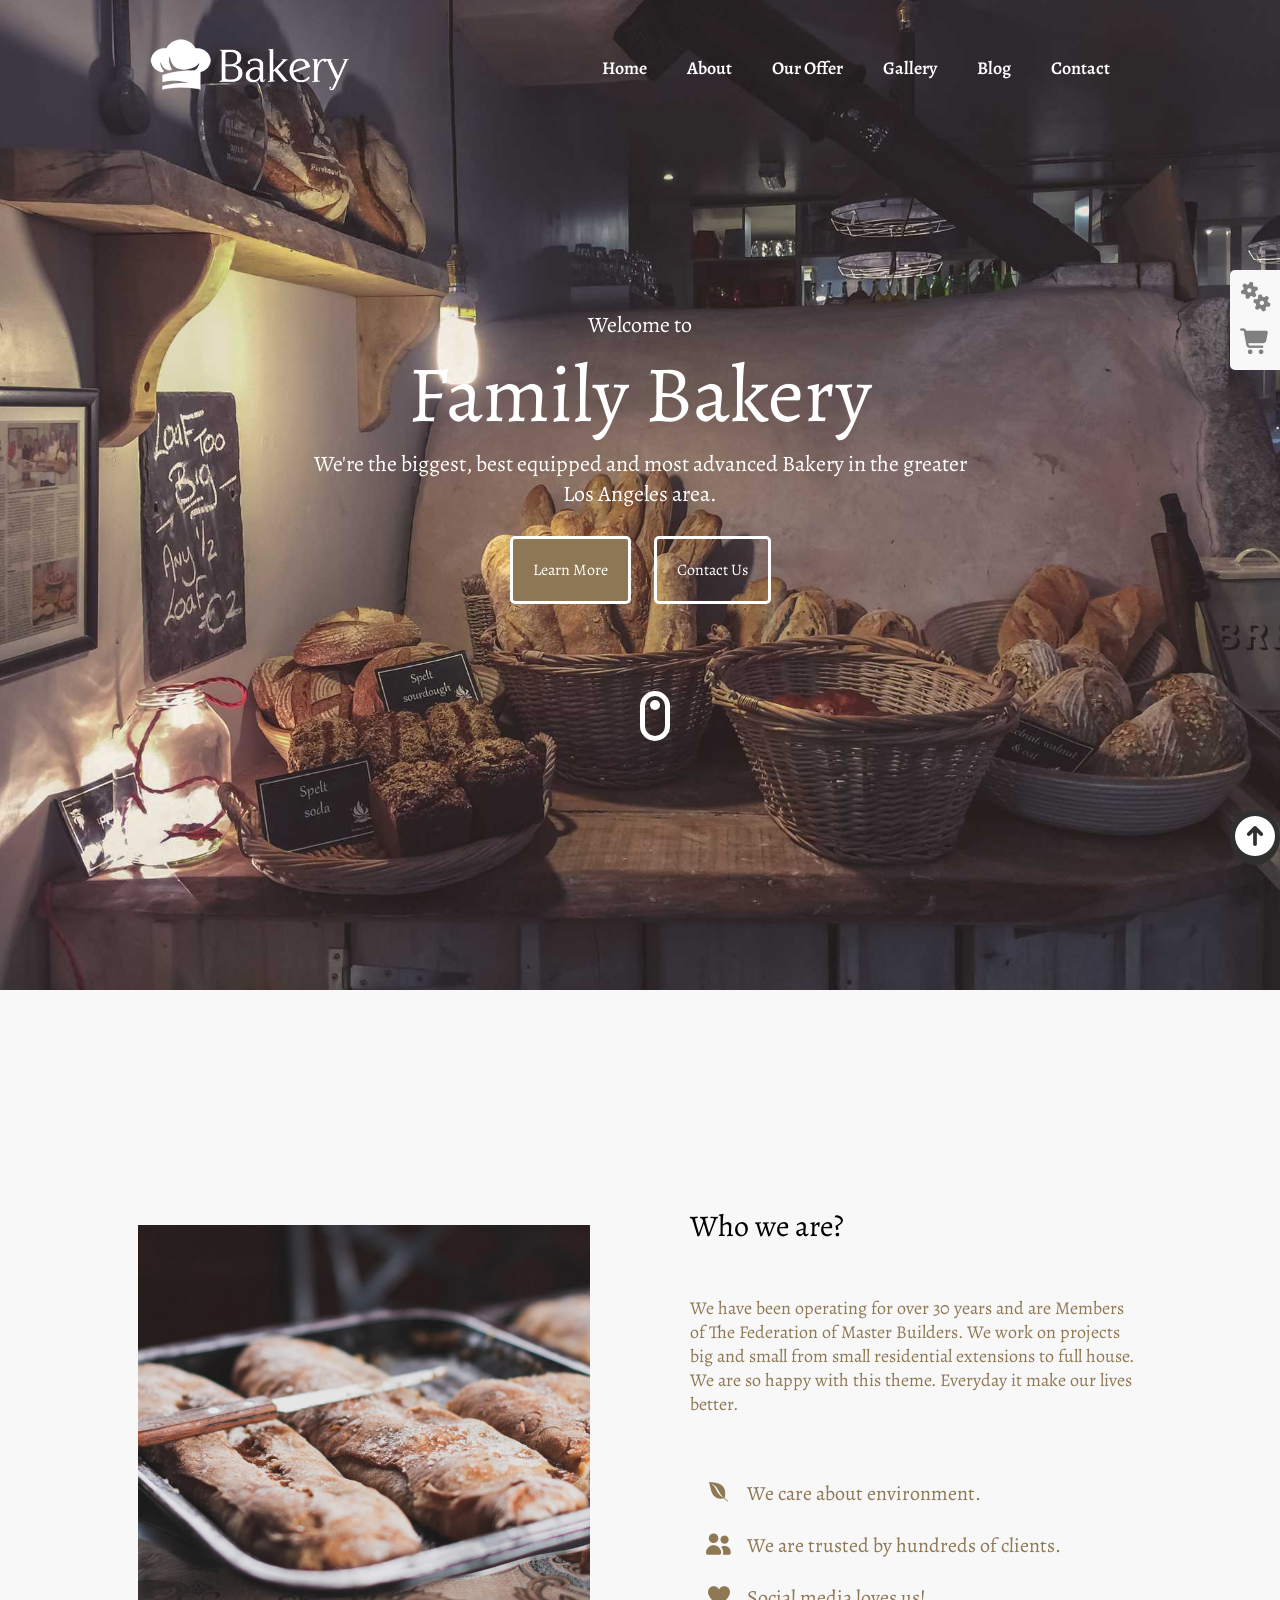
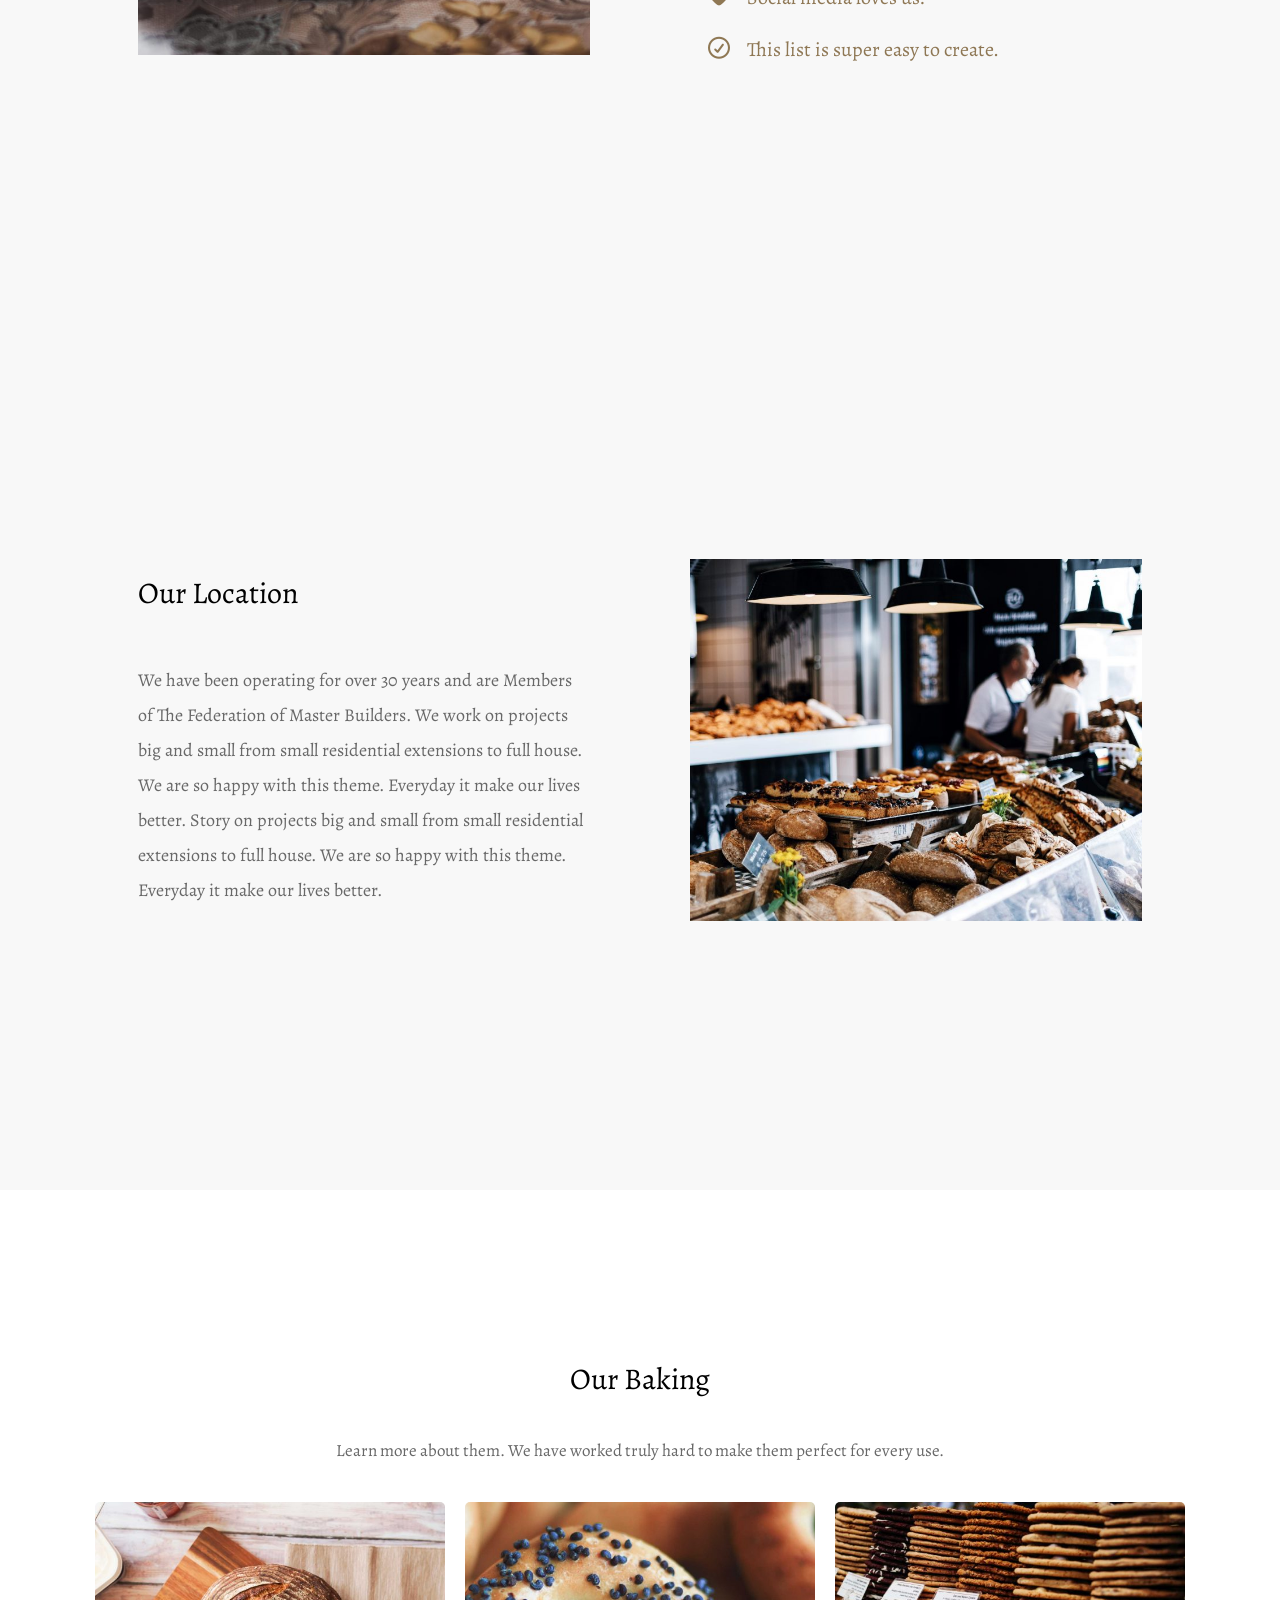
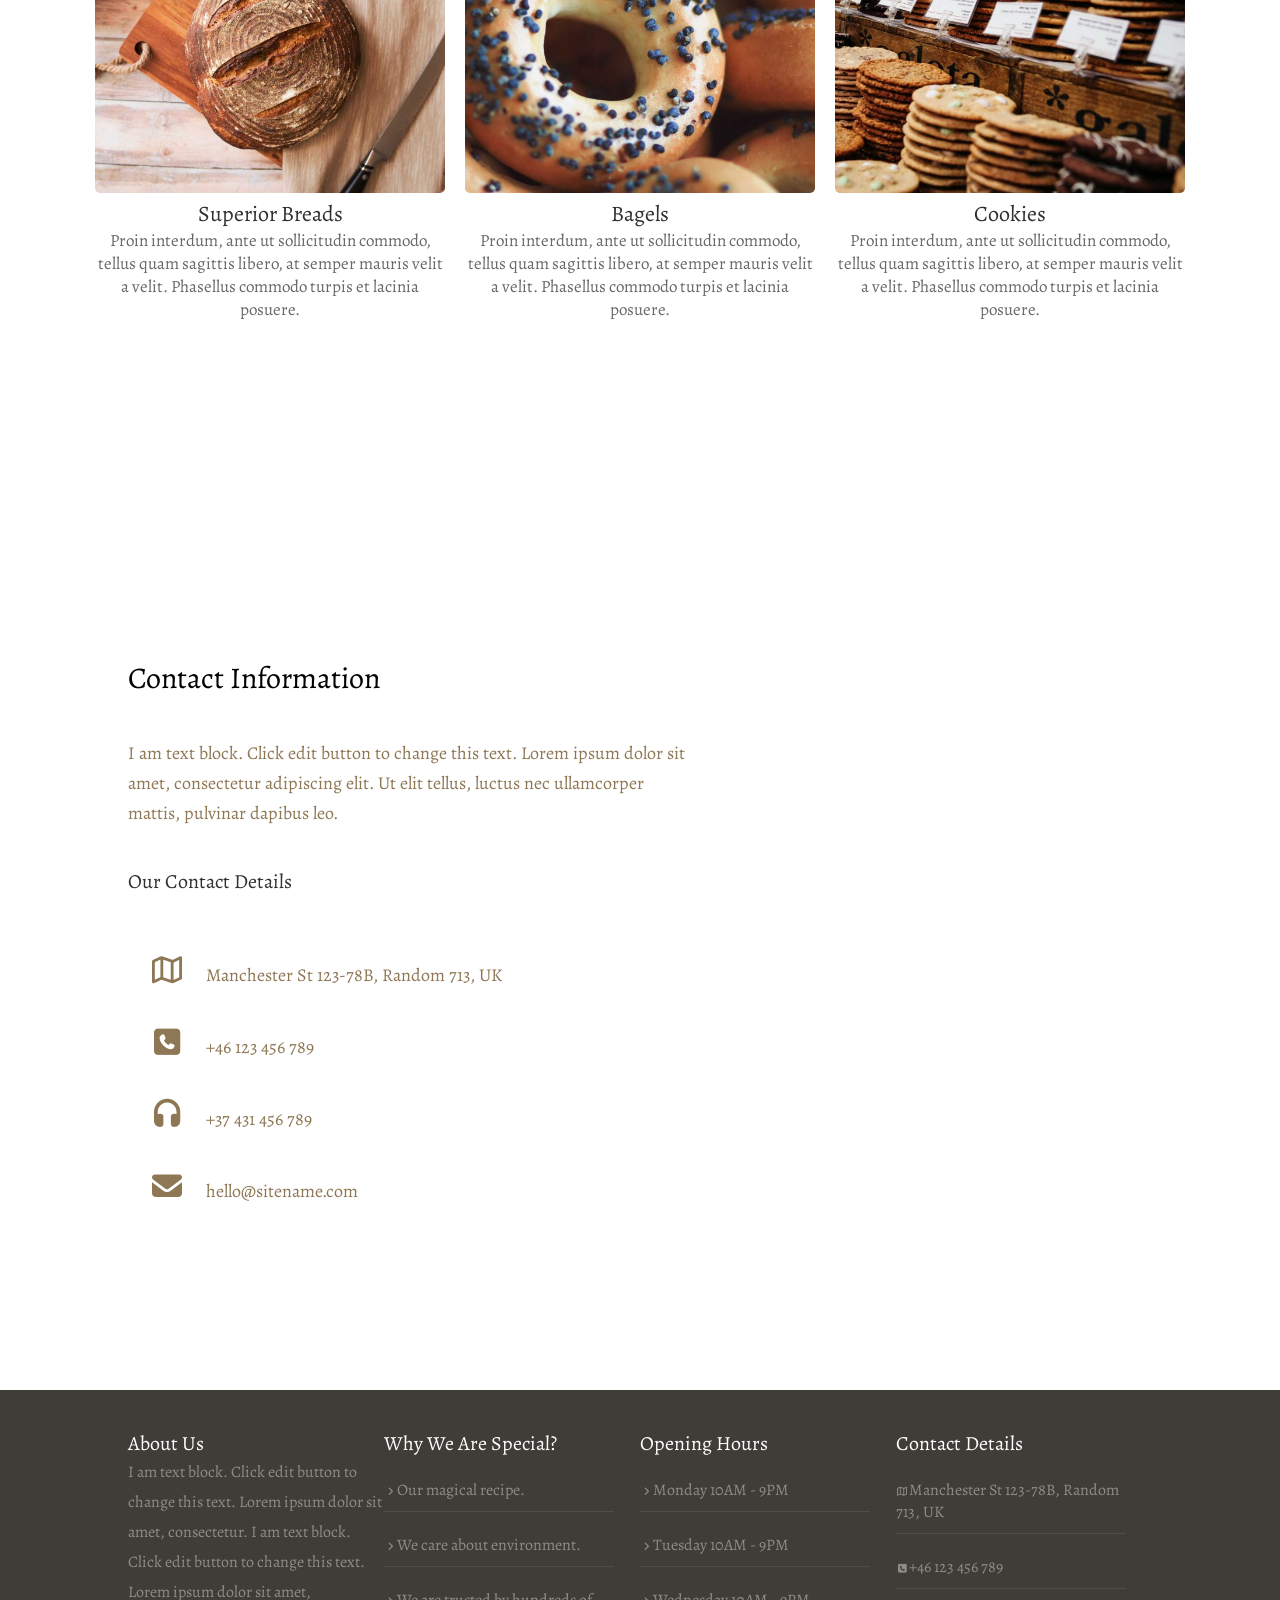
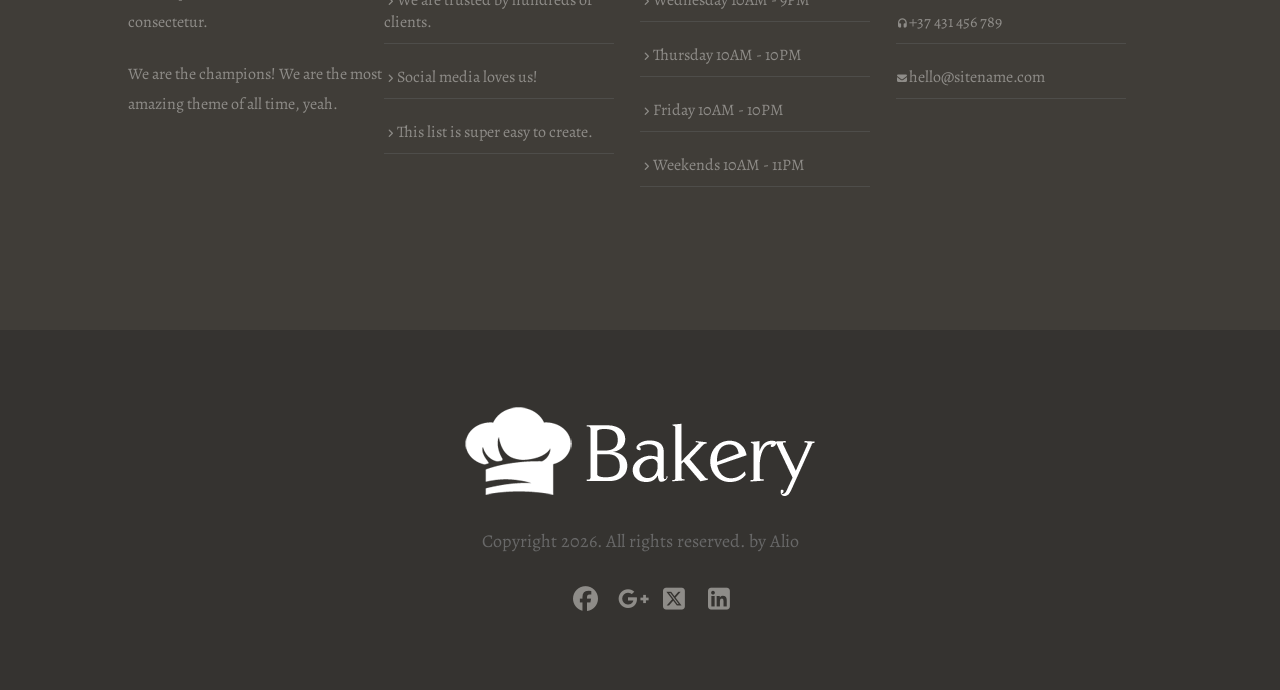
<file: bakerywebsite/index.html>
<!DOCTYPE html>
<html lang="en">

<head>
    <meta charset="UTF-8">
    <meta name="viewport" content="width=device-width, initial-scale=1.0">
    <!-- links -->
    <link rel="stylesheet" href="css/style.css">
    <link rel="stylesheet" href="css/all.css">
    <title>Family Bakery</title>
</head>

<body>
    <!-- start header  -->
    <header id="top">
        <div id="navbar">
            <a href=""><img src="img/bakery-light-1.png" alt="logo"></a>
            <nav>
                <ul>
                    <li><a href="#">home</a></li>
                    <li><a href="#">about</a></li>
                    <li><a href="#">our offer</a></li>
                    <li><a href="#">gallery</a></li>
                    <li><a href="#">blog</a></li>
                    <li><a href="#">contact</a></li>
                </ul>
            </nav>
        </div>
        <div class="content">
            <p>
                Welcome to <br>
                <span>Family Bakery</span><br>
                We're the biggest, best equipped and most advanced Bakery in the greater <br>Los Angeles area.
            </p>
            <div class="btn">
                <a href="#" class="btn">learn more</a>
                <a href="#" class="btn">contact us</a>
            </div>
            <a href="" class="empty"> </a>
        </div>

    </header>


    <!-- end header  -->

    <!-- start container -->
    <main>
        <!-- back to top button  -->
        <a href="#top" class="back-to-top"><i class="fa-solid fa-circle-arrow-up"></i></a>
        
        <!-- box at the scrolle bar -->
        <div class="box">
            <a href=""><i class="fa-solid fa-gears"></i></a>
            <a href=""><i class="fa-solid fa-cart-shopping"></i></a>
        </div>


        <div class="section1">
            <img src="img/alexandru-stavrica-170390-800x760.jpg" alt="a meal">
            <div class="contnet">
                <h3>Who we are?</h3>
                <p>We have been operating for over 30 years and are Members of The Federation of Master Builders. We
                    work on projects big and small from small residential extensions to full house. We are so happy with
                    this theme. Everyday it make our lives better.</p>
                <ul>
                    <li><i class="fa-brands fa-envira"></i>We care about environment.</li>
                    <li><i class="fa-solid fa-user-group"></i>We are trusted by hundreds of clients.</li>
                    <li><i class="fa-solid fa-heart"></i>Social media loves us!</li>
                    <li><i class="fa-regular fa-circle-check"></i>This list is super easy to create.</li>
                </ul>
            </div>
        </div>
        <div class="section2" style="background-color: #F8F8F8;">
            <div class="contnet">
                <h3>Our Location</h3>
                <p>We have been operating for over 30 years and are Members of The Federation of Master Builders. We
                    work on projects big and small from small residential extensions to full house. We are so happy with
                    this theme. Everyday it make our lives better.

                    Story on projects big and small from small residential extensions to full house. We are so happy
                    with this theme. Everyday it make our lives better.
                </p>
            </div>
            <img src="img/full-2-800x640.jpg" alt="a meal">
        </div>
    </main>

    <div class="section3">
        <h2>Our Baking</h2>
        <p>Learn more about them. We have worked truly hard to make them perfect for every use.</p>
        <div class="baking">
            <div>
                <img src="img/ben-garratt-134774-600x500.jpg" alt="">
                <h3>Superior Breads</h3>
                <p>Proin interdum, ante ut sollicitudin commodo, tellus quam sagittis libero, at semper mauris velit a
                    velit. Phasellus commodo turpis et lacinia posuere.</p>
            </div>
            <div>
                <img src="img/stas-ovsky-123540-600x500.jpg" alt="">
                <h3>Bagels</h3>
                <p>Proin interdum, ante ut sollicitudin commodo, tellus quam sagittis libero, at semper mauris velit a
                    velit. Phasellus commodo turpis et lacinia posuere.</p>
            </div>
            <div>
                <img src="img/clem-onojeghuo-206832-600x500.jpg" alt="">
                <h3>Cookies</h3>
                <p>Proin interdum, ante ut sollicitudin commodo, tellus quam sagittis libero, at semper mauris velit a
                    velit. Phasellus commodo turpis et lacinia posuere.</p>
            </div>
        </div>
    </div>
    <div class="contact">
        <div class="content">
            <h2>Contact Information</h2>
            <p>I am text block. Click edit button to change this text. Lorem ipsum dolor sit amet, consectetur
                adipiscing elit. Ut elit tellus, luctus nec ullamcorper mattis, pulvinar dapibus leo.</p>
            <h4>our contact Details</h4>
            <ul>
                <li><i class="fa-regular fa-map"></i>Manchester St 123-78B, Random 713, UK</li>
                <li><i class="fa-solid fa-square-phone"></i>+46 123 456 789</li>
                <li><i class="fa-solid fa-headphones"></i>+37 431 456 789</li>
                <li><i class="fa-solid fa-envelope"></i>hello@sitename.com</li>
            </ul>
        </div>
        <iframe
            src="https://www.google.com/maps/embed?pb=!1m18!1m12!1m3!1d2007.9367541396175!2d31.48110891411876!3d30.58804736968584!2m3!1f0!2f0!3f0!3m2!1i1024!2i768!4f13.1!3m3!1m2!1s0x14f7f10001a51391%3A0xd8d1d099795d612a!2zQ3JlYXRpdmEgSHViIFphZ2F6aWcg2YXYsdin2YPYsiDYp9io2K_Yp9i5INmF2LXYsSDYp9mE2LHZgtmF2YrYqQ!5e0!3m2!1sen!2seg!4v1782849494505!5m2!1sen!2seg"
            width="600" height="450" style="border:0;" allowfullscreen="" loading="lazy"
            referrerpolicy="strict-origin-when-cross-origin"></iframe>
    </div>

    <div class="about">
        <div class="details">
            <div class="one">
                <h4>about us</h4>
                <p>I am text block. Click edit button to change this text. Lorem ipsum dolor sit amet, consectetur. I am
                    text block. Click edit button to change this text. Lorem ipsum dolor sit amet, consectetur.</p><br>
                <p>We are the champions! We are the most amazing theme of all time, yeah.</p>
            </div>
            <div class="two">
                <h4>Why we are special?</h4><br>
                <span><i class="fa-solid fa-angle-right"></i>Our magical recipe.</span><br>
                <span><i class="fa-solid fa-angle-right"></i>We care about environment.</span><br>
                <span><i class="fa-solid fa-angle-right"></i>We are trusted by hundreds of clients.</span><br>
                <span><i class="fa-solid fa-angle-right"></i>Social media loves us!</span><br>
                <span><i class="fa-solid fa-angle-right"></i>This list is super easy to create.</span><br>
            </div>
            <div class="three">
                <h4>Opening Hours</h4><br>
                <span><i class="fa-solid fa-angle-right"></i>Monday 10AM - 9PM</span><br>
                <span><i class="fa-solid fa-angle-right"></i>Tuesday 10AM - 9PM</span><br>
                <span><i class="fa-solid fa-angle-right"></i>Wednesday 10AM - 9PM</span><br>
                <span><i class="fa-solid fa-angle-right"></i>Thursday 10AM - 10PM</span><br>
                <span><i class="fa-solid fa-angle-right"></i>Friday 10AM - 10PM</span><br>
                <span><i class="fa-solid fa-angle-right"></i>Weekends 10AM - 11PM</span><br>
            </div>
            <div class="four">
                <h4>Contact Details</h4><br>
                <span><i class="fa-regular fa-map"></i>Manchester St 123-78B, Random 713, UK</span><br>
                <span><i class="fa-solid fa-square-phone"></i>+46 123 456 789</span><br>
                <span><i class="fa-solid fa-headphones"></i>+37 431 456 789</span><br>
                <span><i class="fa-solid fa-envelope"></i>hello@sitename.com</span><br>
            </div>
        </div>
    </div>
    <footer>
        <img src="img/bakery-light-1.png" alt="">
        <p>Copyright 2026. All rights reserved. by Alio</p>
        <div class="icons">
            <a href=""><i class="fa-brands fa-facebook"></i></a>
            <a href=""><i class="fa-brands fa-google-plus-g"></i></a>
            <a href=""><i class="fa-brands fa-square-x-twitter"></i></a>
            <a href=""><i class="fa-brands fa-square-linkedin"></i></a>
        </div>
    </footer>
    <!-- end container -->

</body>

</html>
</file>
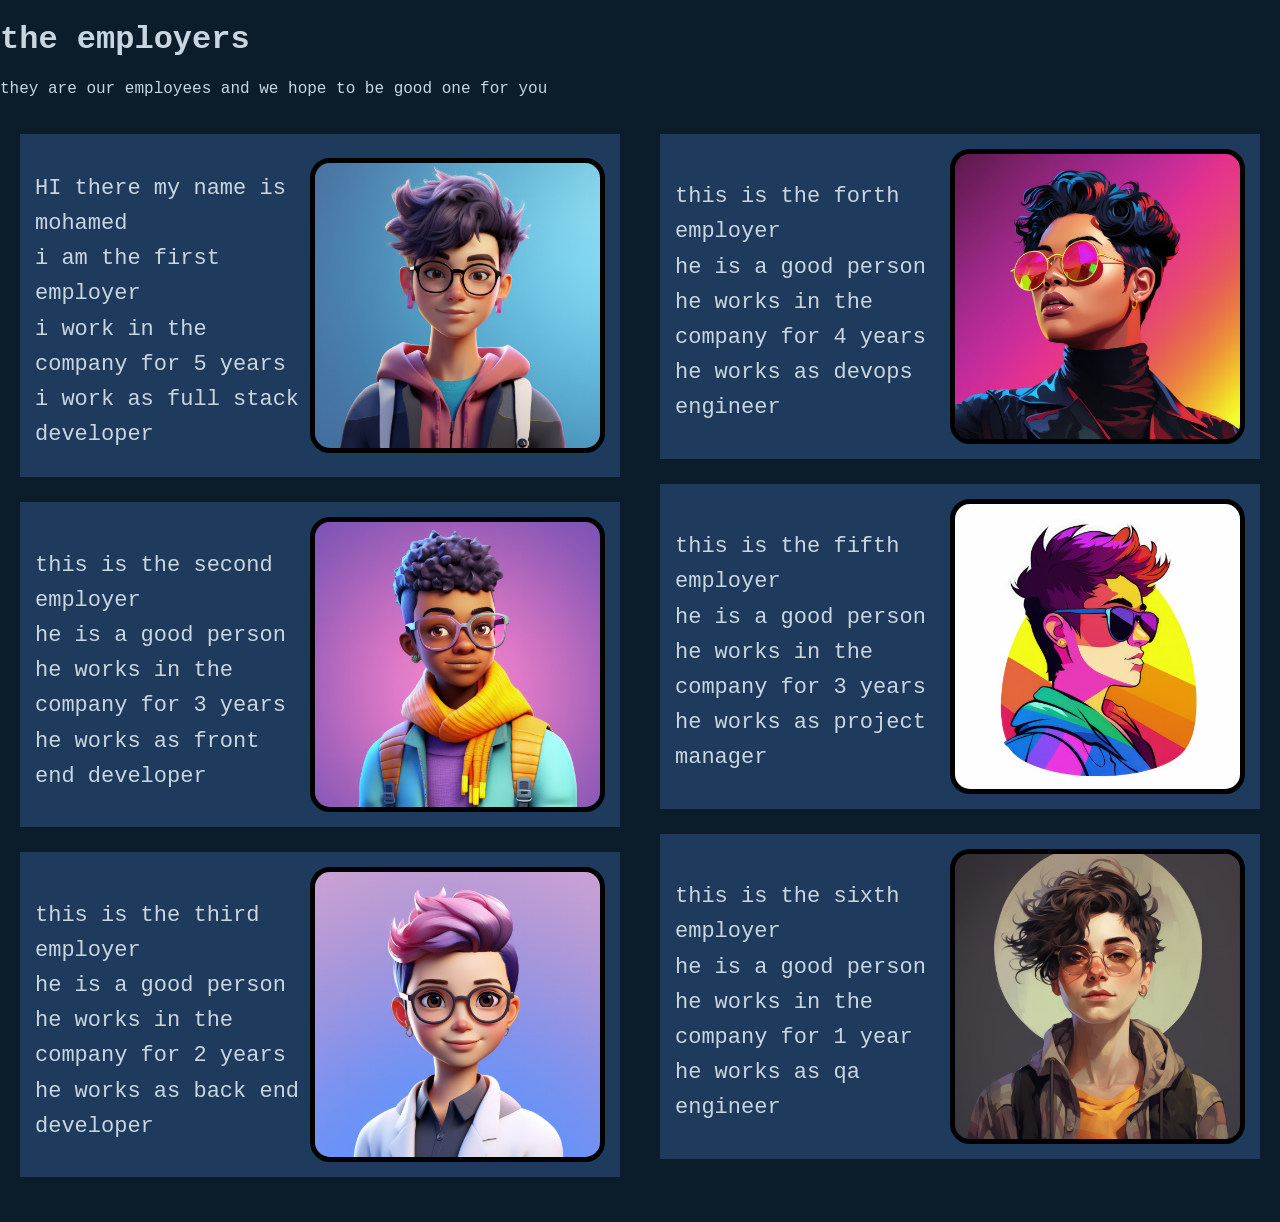
<file: task_1/index.html>
<!DOCTYPE html>
<html lang="en">
<head>
  <meta charset="UTF-8">
  <title>the employers</title>
  <link rel="stylesheet" href="css/style.css">
</head>
<body>
    <h1>the employers</h1>
    <p>they are our employees and we hope to be good one for you</p>

  <section class="container">
    <div class="column left">
      <div class="person1">
        <p>
          HI there my name is mohamed<br>
          i am the first employer<br>
          i work in the company for 5 years<br>
          i work as full stack developer<br>
        </p>
        <img src="img/1.jpg" alt="empolyer1">
      </div>

      <div class="person2">
        <p>
          this is the second employer<br>
          he is a good person<br>
          he works in the company for 3 years<br>
          he works as front end developer<br>
        </p>
        <img src="img/2.jpg" alt="empolyer2">
      </div>

      <div class="person3">
        <p>
          this is the third employer<br>
          he is a good person<br>
          he works in the company for 2 years<br>
          he works as back end developer<br>
        </p>
        <img src="img/3.jpg" alt="empolyer3">
      </div>
    </div>

    <div class="column right">
      <div class="person4">
        <p>
          this is the forth employer<br>
          he is a good person<br>
          he works in the company for 4 years<br>
          he works as devops engineer<br>
        </p>
        <img src="img/4.jpg" alt="empolyer4">
      </div>

      <div class="person5">
        <p>
          this is the fifth employer<br>
          he is a good person<br>
          he works in the company for 3 years<br>
          he works as project manager<br>
        </p>
        <img src="img/5.jpg" alt="empolyer5">
      </div>

      <div class="person6">
        <p>
          this is the sixth employer<br>
          he is a good person<br>
          he works in the company for 1 year<br>
          he works as qa engineer<br>
        </p>
        <img src="img/6.jpg" alt="empolyer6">
      </div>
    </div>
  </section>
</body>
</html>
</file>
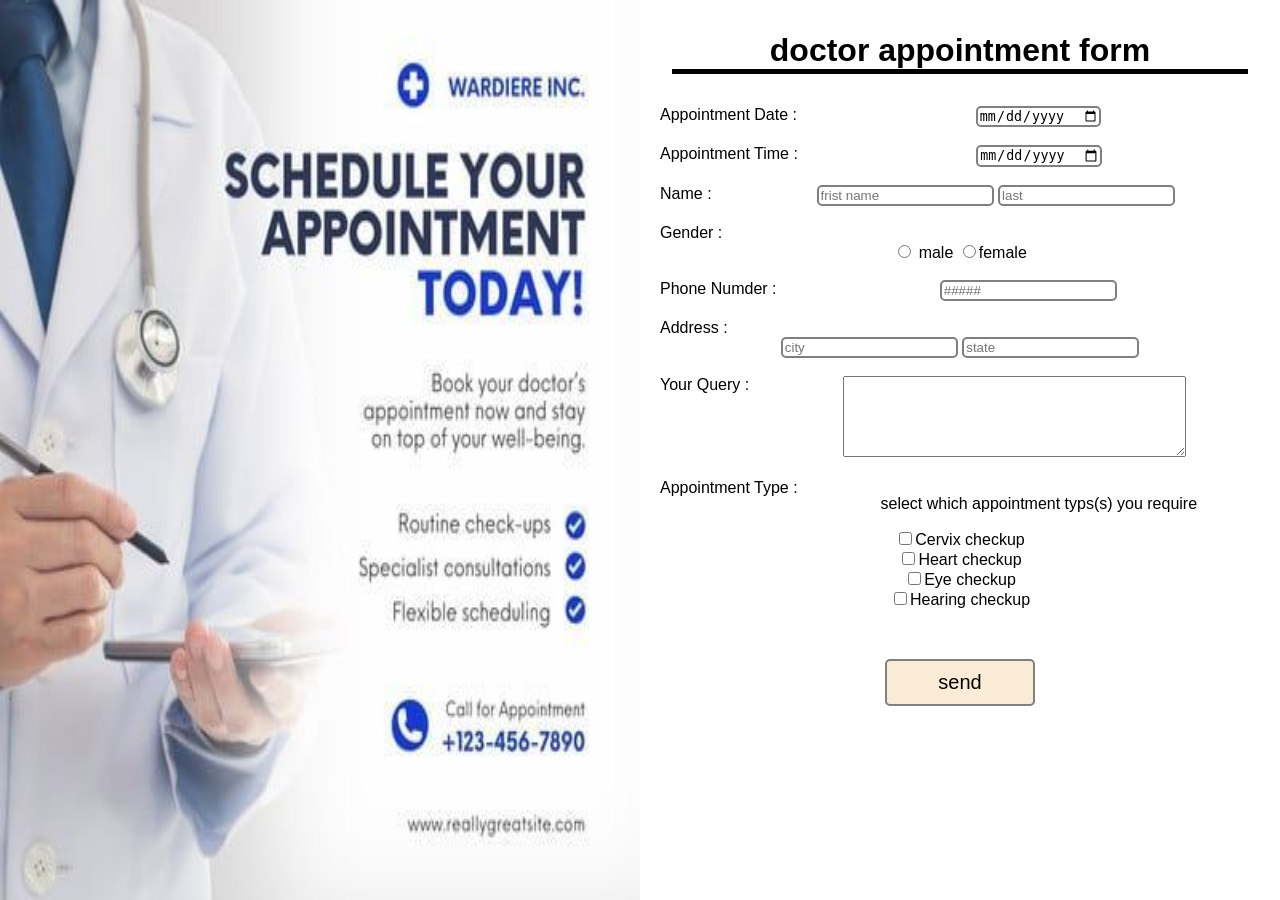
<file: task_1/index3.html>
<!DOCTYPE html>
<html lang="en">

<head>
    <meta charset="UTF-8">
    <meta name="viewport" content="width=device-width, initial-scale=1.0">
    <link rel="stylesheet" href="css/style3.css">
    <title>AN appointment</title>
</head>

<body>
    <img src="img/appointment.jpg" alt="AN appointment">
    <div class="form">
        <h1> doctor appointment form </h1>
        <form action="">
            <label for="">Appointment Date :</label> 
            <input type="date" name="date"> <br><br>

            <label for="">Appointment Time :</label> 
            <input type="date" name="date"> <br><br>

            <label for="">Name :</label>
            <input type="text"  name="firstname" placeholder="frist name">
            <input type="text" name="lastname" placeholder="last"><br><br>

            <label for="">Gender :</label><br>
            <input type="radio" name="gender"> male <input type="radio" name="gender">female <br><br>

            <label for="">Phone numder :</label>
            <input type="text" name="phone" placeholder="#####"><br><br>

            <label for="">Address :</label><br>
            <input type="text" name="address" placeholder="city"> <input type="text" name="address" placeholder="state"><br><br>

            <label for="">Your Query :</label>
            <textarea name="query" id="" rows="5" cols="40"></textarea><br><br>

            <label for="">Appointment type :</label>
            <p>select which appointment typs(s) you require  </p>
            <input type="checkbox" name="check">Cervix checkup <br>
            <input type="checkbox" name="check">Heart checkup <br>
            <input type="checkbox" name="check">Eye checkup <br>
            <input type="checkbox" name="check">Hearing checkup <br>

            <input type="submit" name="submit" value="send" class="button">
        </form>
    </div>
</body>

</html>
</file>
<file: bakerywebsite/css/style.css>
@import url('https://fonts.googleapis.com/css2?family=Alegreya+Sans:ital,wght@0,100;0,300;0,400;0,500;0,700;0,800;0,900;1,100;1,300;1,400;1,500;1,700;1,800;1,900&family=Alegreya:ital,wght@0,400..900;1,400..900&display=swap');


* {
    margin: 0;
    padding: 0;
    box-sizing: border-box;
    font-family: "Alegreya", serif;
    scroll-behavior: smooth;
}

a {
    text-decoration: none;
}

/* star header */
header {
    height: 110vh;
    background: url(../img/drew-coffman-1872.jpg) center center/cover no-repeat;
    color: white;

}
/* -----------------------------start navbar----------------------------- */
#navbar {
    position: fixed;
    width: 100%;
    top: 0;
    left: 0;
    display: flex;
    justify-content: space-between;
    align-items: center;
    height: 15%;
    z-index: 1000;
    background: transparent;
    transition: 0.3s ease;
}

#navbar a img {
    width: 200px;
    margin-left: 150px;
}

#navbar nav ul {
    list-style: none;
    display: flex;
    margin-right: 150px;
}

#navbar nav ul li a {
    padding: 15px 20px;
    color: white;
    font-weight: 600;
    text-transform: capitalize;
    font-size: 18px;
}

#navbar nav ul li a:hover {
    color: orange;
    border-top: 2px solid orange;
}
/* --------------------------------end navbar ---------------------- */
header .content {
    display: flex;
    flex-direction: column;
    justify-content: center;
    align-items: center;
    height: 100%;
    gap: 50px;
}

header .content p {
    text-align: center;
    font-size: 22px;
}

header .content p span {
    font-weight: 200;
    font-size: 80px;
}

header .content .btn .btn {
    color: white;
    padding: 20px;
    border: 3px solid white;
    border-radius: 5px;
    font-size: 18;
    text-transform: capitalize;
    margin: 0 10px;
}

header .content .btn a {
    background-color: #8E7754;
}

header .content .btn a:hover {
    background-color: white;
    color: black;
}

header .content .btn+a {
    background-color: transparent;
}

header .content a:last-child {
    width: 30px;
    height: 50px;
    border: 5px solid #fff;
    border-radius: 15px;
    position: relative;
    transform: translate(50%,120%);
}

header .content a.empty::before {
    content: "";
    width: 10px;
    height: 10px;
    border-radius: 50%;
    background-color: white;
    position: absolute;
    top: 10%;
    left: 25%;
    animation: move 1s ease-in infinite  ;

}

@keyframes move {
    0% {
        top: 10%;
        left: 25%;
    }
    100%{
        top: 50%;
        left: 25%;
        background-color: transparent;
    }
}

/* end header */
/* ----------------back to top button & box at the scroll bar-------- */
main{
    position: relative;
}
main .back-to-top{
    color: white;
    font-size: 40px;
    background-color: #303030;
    position: fixed;
    top: 90%;
    right: 0;
    border-radius: 50%;
}

main .box{
    position: fixed;
    top: 30%;
    right: 0;
    background-color: #F8F8F8;
    width: 50px;
    height: 100px;
    border-top-left-radius: 5px;
    border-bottom-left-radius: 5px;
    display: flex;
    flex-direction: column;
    align-items: center;
    justify-content: space-evenly;
}
main .box a{
    color: gray;
    font-size: 25px;
}
main .box a:hover{
    color: cyan;
}



/* start container  */
/* -----------------section1 (who are you) , section2 (our location)----------------------- */

main {
    background-color: #F8F8F8;
}
.section1 , .section2{
    height: 100vh;
    padding: 10px;
    display: flex;
    justify-content: space-between;
    align-items: center;
    gap: 100px;
    margin: 0 10%;
}
.section1 img , .section2 img{
 width: 45%;
}
.section1 div , .section2 div{
    display: flex;
    flex-direction: column;
    gap: 50px;
}
.section1 div h3 , .section2 div h3{
    font-weight: 400;
    font-size: 30px;
}
.section1 div p , .section2 div p{
    color: #8F7854;
    font-size: 18px;

}
.section1 div ul{
    list-style: none;
    color: #8E7754;
    font-size: 20px;
}

.section1 div ul li i{
    color: #8F7854;
    font-size: 22px;
    margin: 15px;
}



.section2 div p{
    line-height: 35px;
    color: #686868;
}
/* ---------------------------section3 our Baking----------------------- */
.section3{
    height: 100vh;
    display: flex;
    flex-direction: column;
    justify-content: center;
    align-items: center;
    gap: 40px;
    margin: 0 10%;
}
.section3 h2{
    font-weight: 400;
    font-size: 30px;
}
.section3 p{
    font-weight: 400;
    font-size: 17px;
    color: #686868;
}
.section3 .baking{
    display: flex;
    align-items: center;
    gap: 20px;
}
.section3 .baking div img{
    width: 350px;
    border-radius: 5px;
}
.section3 .baking div img:hover{
    filter: brightness(1.1);
}
.section3 .baking div h3{
    font-weight: 400;
    text-align: center;
    font-size: 22px;
    color: #303030;
}
.section3 .baking div p{
    font-weight: 400;
    text-align: center;
    font-size: 17px;
}

/* ---------------------------contact section----------------------- */
.contact{
    height: 100vh;
    display: flex;
    justify-content: space-between;
    align-items: center;
    gap: 4  0px;
    margin: 0 10%;
}
.contact .content{
    display: flex;
    flex-direction: column;
    align-items: flex-start;
    gap: 40px;
}
.contact .content h2{
    font-weight: 400;
    font-size: 30px;
}
.contact .content p{
    color: #8E7754;
    font-size: 18px;
    line-height: 30px;
    width: 85%;
}
.contact .content h4{
    font-weight: 400;
    font-size: 20px;
    text-transform: capitalize;
    color: #303030;

}
.contact .content ul{
    list-style: none;
}
.contact .content ul li{
    font-size: 18px;
    color: #8E7754;
    padding: 20px;
}
.contact .content ul li i{
    font-size: 30px;
    margin-right: 20px;
}
.contact iframe{
    width: 70%;
}
/* -------------------------About section---------------------------- */
.about{
    height: 60vh;
    display: flex;
    flex-direction: column;
    align-items: center;
    gap: 10px;
    margin: 0 10%;
    background-color: #403D38;
    position: relative;
}
.about::before{
    content: "";
    width: 125%;
    height: 60vh;
    background-color: rgb(64, 61, 56 );
    position: absolute;
    top: 0;
    z-index: -1;
}
.about .details{
    display: flex;
    justify-content: space-between;
    align-items: center;
}
.about .details div{
    height: 70vh;
    width: 25%;
    display: flex;
    flex-direction: column;
    align-items: flex-start;
    /* gap: 5px; */
    margin-top: 40px;
    color: #8e8c88;

}
.about .details h4{
    font-weight: 300;
    color: white;
    font-size: 20px;
    text-align: center;
    text-transform: capitalize;
}
.about .details p{
    line-height: 30px;
}
.about .details span{
    padding-bottom: 10px;
    border-bottom: 1px solid #4e4d4a;
    width: 90%;
}
.about .details span i{
    font-size: 10px;
}

/* -------------------------footer section---------------------------- */

footer{
    background-color: #353330;
    height: 40vh;
    display: flex;
    flex-direction: column;
    align-items: center;
    justify-content: center;
    color: #686868;
    gap: 30px;
}
footer p{
    font-size: 18px;
}
footer .icons{
    font-size: 25px;
}
footer .icons a{
    color: #8e8c88;
}
footer div a i{
    padding: 0 20px;

}
footer div a .fa-facebook:hover,
footer div a .fa-square-x-twitter:hover ,
footer div a .fa-square-linkedin:hover{
    color: rgb(35, 79, 211);
}
footer div a .fa-google-plus-g:hover{
    color: red;
}

/* end container  */
</file>
<file: task_1/css/style.css>
body {
  background-color: #0b1c2b;
  color: #c9d6e0;
  font-family: 'Courier New', monospace;
  margin: 0;
  padding: 0;
}



.container {
  display: flex;
  justify-content: center;
  gap: 40px;
  padding: 20px;
}


.person1, .person2, .person3, .person4, .person5, .person6 {
  display: flex;
  flex-direction: row;
  align-items: center;
  
  background-color: #1e3a5c;
  margin-bottom: 25px;
  padding: 15px;
  color: #c9d6e0;
}

.person1 p, .person2 p, .person3 p , .person4 p, .person5 p, .person6 p {
  font-size: 22px;
  width: 50%;
  line-height: 1.6;
  margin-bottom: 10px;
}

.person1 img, .person2 img, .person3 img, .person4 img, .person5 img, .person6 img {
  width: 50%;
  border: 5px solid #000;
  border-radius: 20px;
}
</file>
<file: task_1/css/style3.css>
body {
  font-family:'Franklin Gothic Medium', 'Arial Narrow', Arial, sans-serif;
  margin: 0;
  padding: 0;
  height: 100vh;
  display: flex;

}
img{
    width: 50%;
    height: 100%;
}
.form h1{
    margin: 5%;
    text-align: center;
    border-bottom: black solid 5px;
}
.form{
    width: 50%;
    height: 100%;
    text-align: center;
}
.form input{
    border: 2px solid gray;
    border-radius: 5px;
}
.form label{
    text-transform: capitalize;
    position: relative;
    float: left;
    margin-left: 20px;
}
.form .button{
    margin-top: 50px;
    font-size: 20px;
    padding: 10px;
    width: 150px;
    background-color: antiquewhite;
}
</file>
